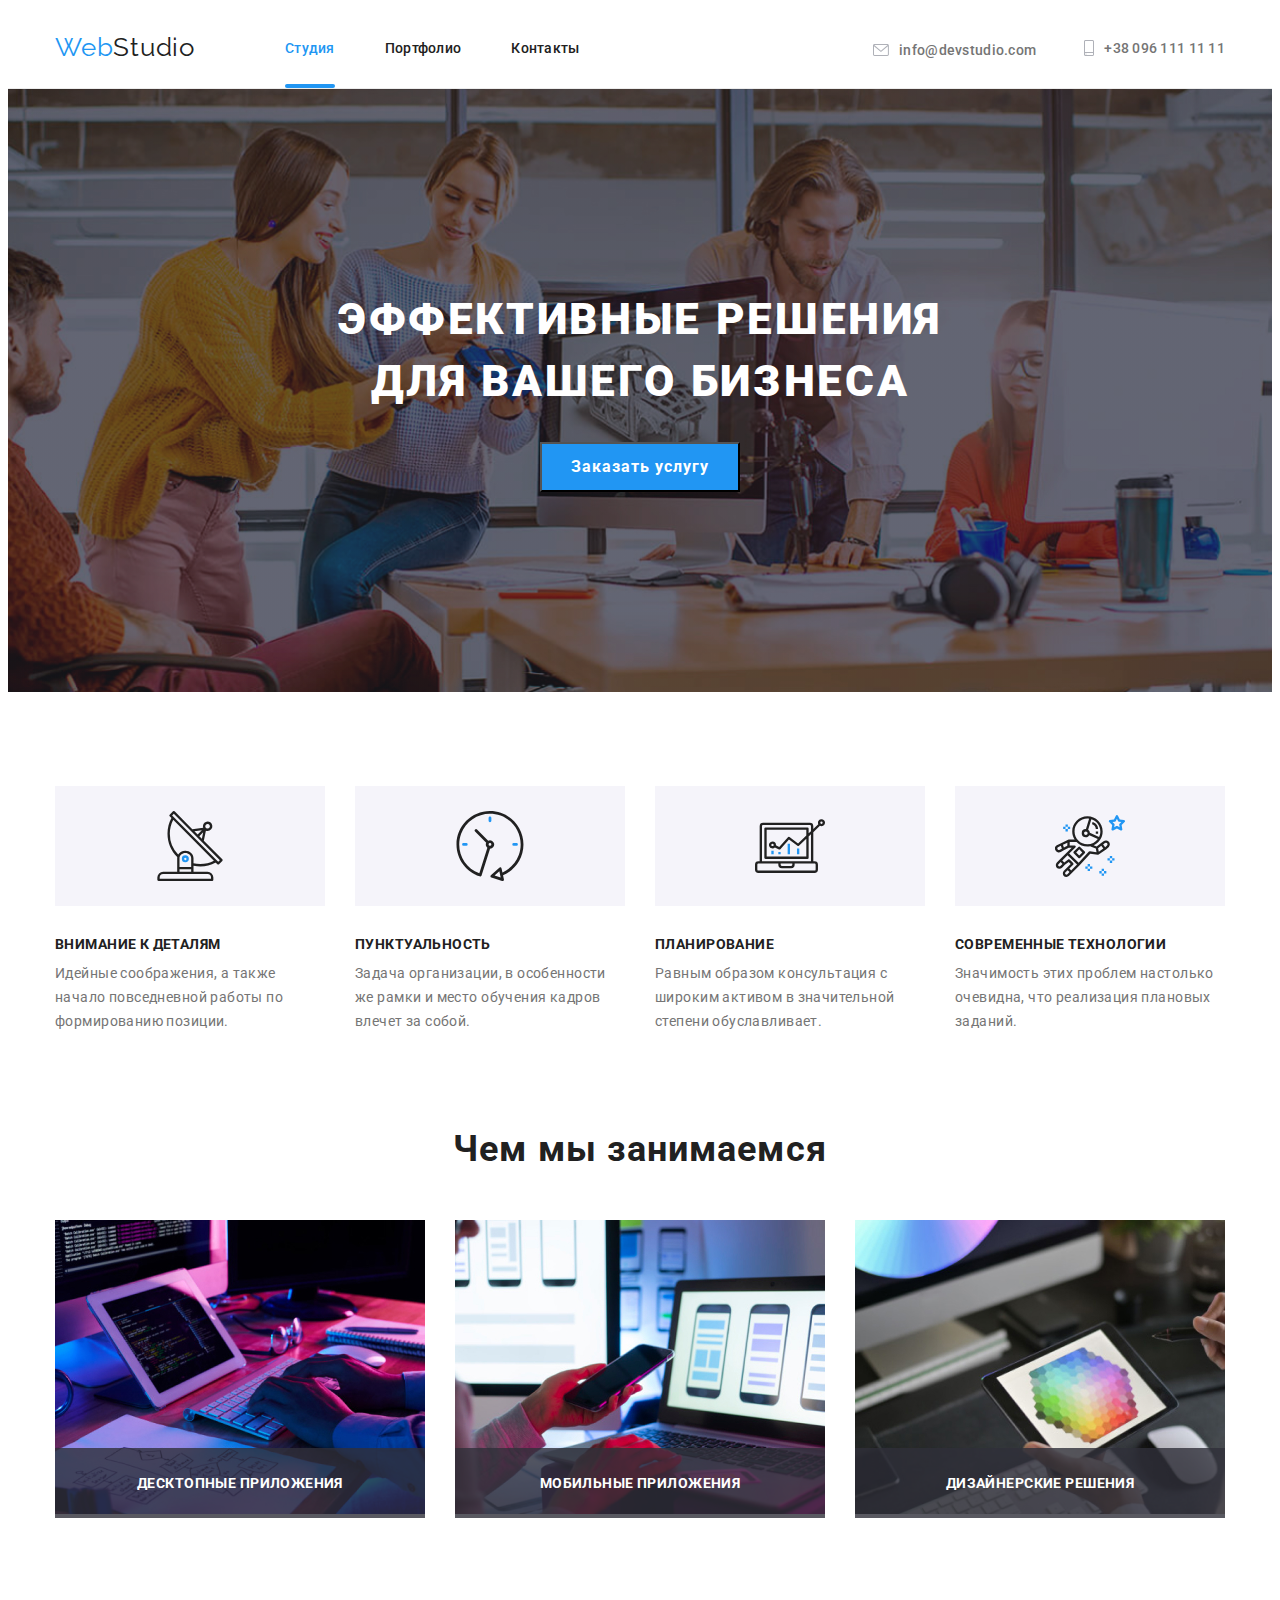
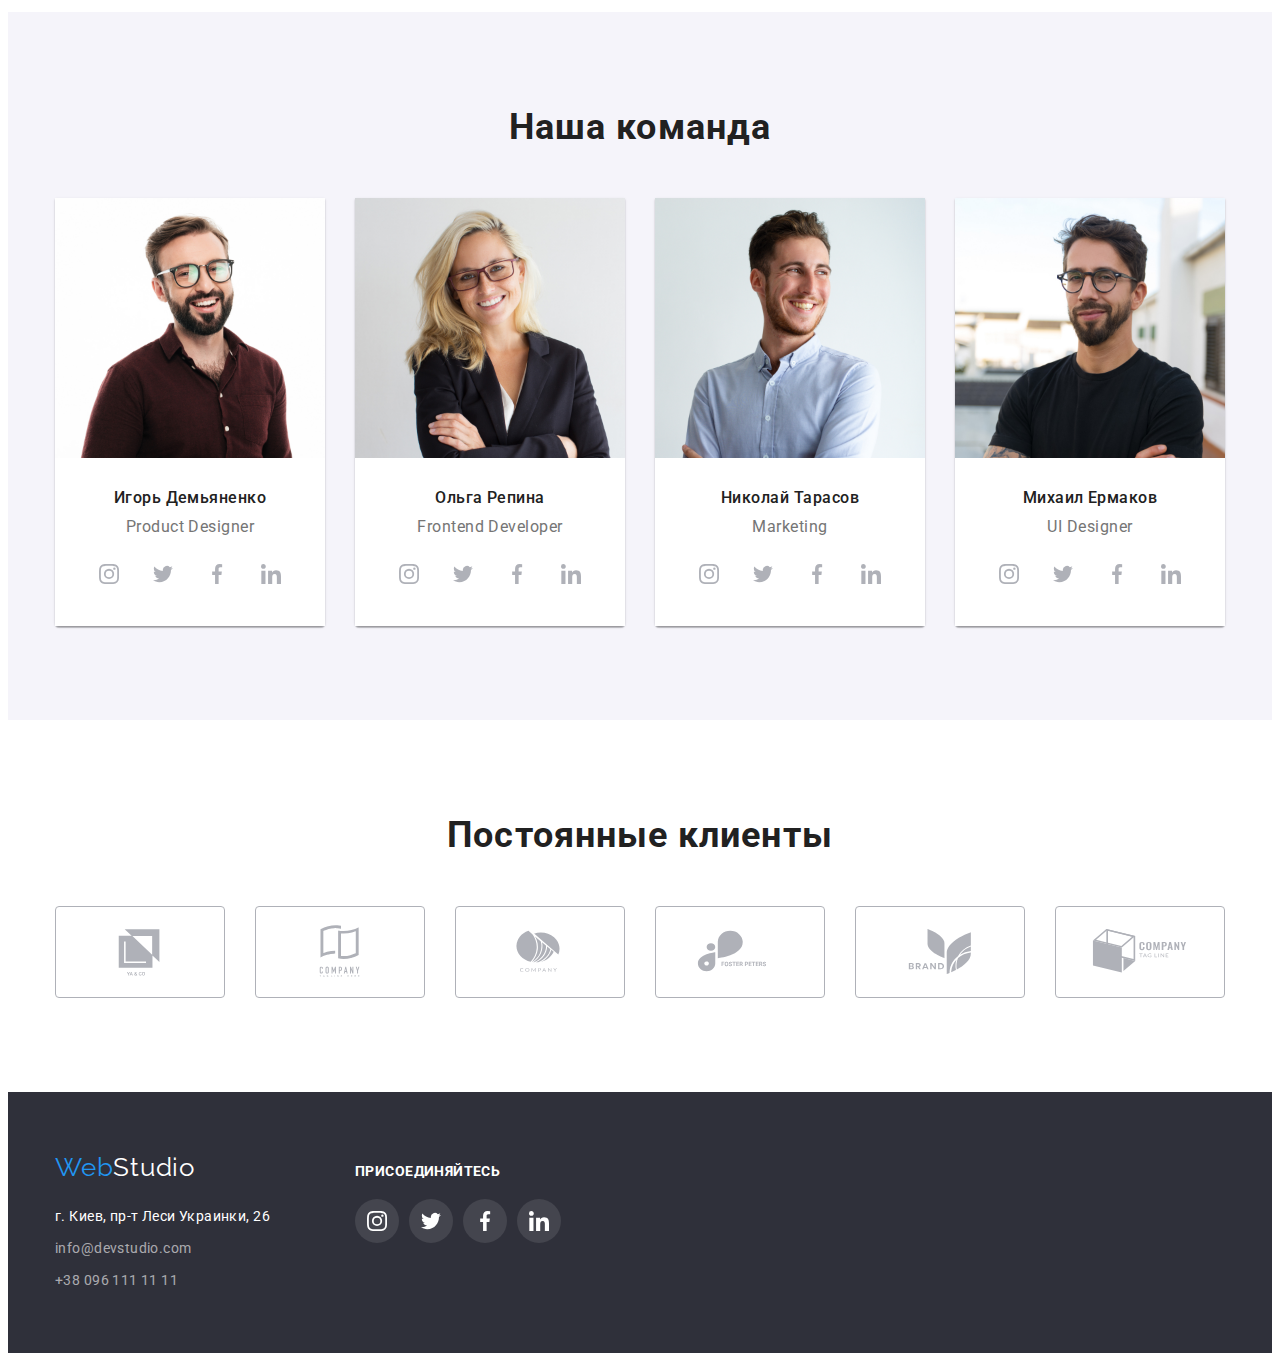
<file: index.html>
<!DOCTYPE html>
<html lang="ru">
<head>
    <meta charset="UTF-8">
    <meta http-equiv="X-UA-Compatible" content="IE=edge">
    <meta name="viewport" content="width=device-width, initial-scale=1.0">
    <title>Вебстудия</title>
    
    <link rel="preconnect" href="https://fonts.googleapis.com">
    <link rel="preconnect" href="https://fonts.gstatic.com" crossorigin>
    <link rel="stylesheet" href="https://cdnjs.cloudflare.com/ajax/libs/modern-normalize/1.1.0/modern-normalize.min.css"
        integrity="sha512-wpPYUAdjBVSE4KJnH1VR1HeZfpl1ub8YT/NKx4PuQ5NmX2tKuGu6U/JRp5y+Y8XG2tV+wKQpNHVUX03MfMFn9Q=="
        crossorigin="anonymous" referrerpolicy="no-referrer" />
    <link
        href="https://fonts.googleapis.com/css2?family=Raleway:wght@700&family=Roboto:wght@400;500;700;900&display=swap"
        rel="stylesheet">
    <link rel="stylesheet" href="./css/styles.css">
</head>

<body>
    <header class="header">
        <div class="container header-container">
            <nav class="nav">
                <a class="logo-link" href="./index.html" ><span class="span">Web</span>Studio</a>
                <ul class="site-nav">
                    <li class="nav-item"><a class="link link-current" href="./index.html" >Студия</a></li>
                    <li class="nav-item"><a class="link" href="./portfolio.html" >Портфолио</a></li>
                    <li class="nav-item"><a class="link" href="" >Контакты</a></li>
                </ul>
            </nav>
            <div class="contacts-nav">
                <a href="mailto:info@devstudio.com" class="link">
                    <svg class="svg-header" width="16" height="12">
                        <use href="./images/sprite.svg#icon-envelope"></use>
                    </svg>
                    info@devstudio.com
                </a>
                <a href="tel:+380961111111" class="link">
                    <svg class="svg-header" width="10" height="16">
                        <use href="./images/sprite.svg#icon-smartphone"></use>
                    </svg>
                    +38 096 111 11 11
                </a>
            </div>
        </div>
    </header>

    <main>
        <!-- Герой -->
        <section class="hero">
            <div class="container hero-container">
                <h1 class="hero-title">Эффективные решения для вашего бизнеса</h1>
                <button type="button" class="button-primary" data-modal-open>Заказать услугу</button>
            </div>
        </section>

        <!-- Особенности-->
        <section class="section features">
            <div class="container features-container">
                <!-- <h2 class="section-title">Особенности</h2> -->
                <ul class="features-list">
                    <li class="features-item">
                        <div class="features-icon">
                            <svg class="features-svg" width="70" height="70">
                                <use href="./images/sprite.svg#icon-antenna"></use>
                            </svg>
                        </div>
                        <h3 class="item-title">Внимание к деталям</h3>
                        <p class="item-text">Идейные соображения, а также начало повседневной работы по формированию позиции.</p>
                    </li>
                    <li class="features-item">
                        <div class="features-icon">
                            <svg class="features-svg" width="70" height="70">
                                <use href="./images/sprite.svg#icon-clock"></use>
                            </svg>
                        </div>
                        <h3 class="item-title">Пунктуальность</h3>
                        <p class="item-text">Задача организации, в особенности же рамки и место обучения кадров влечет за собой.</p>
                    </li>
                    <li class="features-item">
                        <div class="features-icon">
                            <svg class="features-svg" width="70" height="70">
                                <use href="./images/sprite.svg#icon-diagram"></use>
                            </svg>
                        </div>
                        <h3 class="item-title">Планирование</h3>
                        <p class="item-text">Равным образом консультация с широким активом в значительной степени обуславливает.</p>
                    </li>
                    <li class="features-item">
                        <div class="features-icon">
                            <svg class="features-svg" width="70" height="70">
                                <use href="./images/sprite.svg#icon-astronaut"></use>
                            </svg>
                        </div>
                        <h3 class="item-title">Современные технологии</h3>
                        <p class="item-text">Значимость этих проблем настолько очевидна, что реализация плановых заданий.</p>
                    </li>
                </ul>
            </div>
        </section>

        <!-- Чем мы занимаемся -->
        <section class="section works">
            <div class="container works-container">
                <h2 class="section-title">Чем мы занимаемся</h2>
                <ul class="works-list">
                    <li class="works-item">
                        <a class="works-item-link" href=""><img class="works-img" src="./images/box1.jpeg" alt="Планшет и клавиатура" width="370">
                            <div class="works-item-subblock">
                                <h3 class="works-item-title">Десктопные приложения</h3>
                            </div>
                        </a>
                    </li>
                    <li class="works-item">
                        <a class="works-item-link" href=""><img class="works-img" src="./images/box2.jpeg" alt="Ноутбук и телефон" width="370">
                            <div class="works-item-subblock">
                                <h3 class="works-item-title">Мобильные приложения</h3>
                            </div>
                        </a>
                    </li>
                    <li class="works-item">
                        <a class="works-item-link" href=""><img class="works-img" src="./images/box3.jpeg" alt="Планшет" width="370">
                            <div class="works-item-subblock">
                                <h3 class="works-item-title">Дизайнерские решения</h3>
                            </div>
                        </a>
                    </li>
                </ul>
            </div>
        </section>

        <!-- Наша команда -->
        <section class="section team">
            <div class="container team-container">
                <h2 class="section-title">Наша команда</h2>
                <ul class="team-list">
                    <li class="team-item">
                        <img class="team-img" src="./images/product_designer.jpeg" alt="Игорь Демьяненко, продакт-дизайнер" width="270">
                        <div class="img-footer">
                            <h3 class="name">Игорь Демьяненко</h3>
                            <p class="title">Product Designer</p>
                            <ul class="team-icons-list">
                                <li class="team-icons-item">
                                    <a class="team-icons-link" href="">
                                        <svg class="team-svg">
                                            <use href="./images/sprite.svg#icon-instagram"></use>
                                        </svg>
                                    </a>
                                </li>
                                <li class="team-icons-item">
                                    <a class="team-icons-link" href="">
                                        <svg class="team-svg" width="44" height="44">
                                            <use href="./images/sprite.svg#icon-twitter"></use>
                                        </svg>
                                    </a>
                                </li>
                                <li class="team-icons-item">
                                    <a class="team-icons-link" href="">
                                        <svg class="team-svg" width="44" height="44">
                                            <use href="./images/sprite.svg#icon-facebook"></use>
                                        </svg>
                                    </a>
                                </li>
                                <li class="team-icons-item">
                                    <a class="team-icons-link" href="">
                                        <svg class="team-svg" width="44" height="44">
                                            <use href="./images/sprite.svg#icon-linkedin"></use>
                                        </svg>
                                    </a>
                                </li>
                            </ul>
                        </div>
                    </li>
                    <li class="team-item">
                        <img class="team-img" src="./images/frontend_developer.jpeg" alt="Ольга Репина, фронтенд разработчик" width="270">
                        <div class="img-footer">
                            <h3 class="name">Ольга Репина</h3>
                            <p class="title">Frontend Developer</p>
                            <ul class="team-icons-list">
                                <li class="team-icons-item">
                                    <a class="team-icons-link" href="">
                                        <svg class="team-svg" width="44" height="44">
                                            <use href="./images/sprite.svg#icon-instagram"></use>
                                        </svg>
                                    </a>
                                </li>
                                <li class="team-icons-item">
                                    <a class="team-icons-link" href="">
                                        <svg class="team-svg" width="44" height="44">
                                            <use href="./images/sprite.svg#icon-twitter"></use>
                                        </svg>
                                    </a>
                                </li>
                                <li class="team-icons-item">
                                    <a class="team-icons-link" href="">
                                        <svg class="team-svg" width="44" height="44">
                                            <use href="./images/sprite.svg#icon-facebook"></use>
                                        </svg>
                                    </a>
                                </li>
                                <li class="team-icons-item">
                                    <a class="team-icons-link" href="">
                                        <svg class="team-svg" width="44" height="44">
                                            <use href="./images/sprite.svg#icon-linkedin"></use>
                                        </svg>
                                    </a>
                                </li>
                            </ul>
                        </div>
                    </li>
                    <li class="team-item">
                        <img class="team-img" src="./images/marketing.jpeg" alt="Николай Тарасов, маркетинг" width="270">
                        <div class="img-footer">
                            <h3 class="name">Николай Тарасов</h3>
                            <p class="title">Marketing</p>
                            <ul class="team-icons-list">
                                <li class="team-icons-item">
                                    <a class="team-icons-link" href="">
                                        <svg class="team-svg">
                                            <use href="./images/sprite.svg#icon-instagram"></use>
                                        </svg>
                                    </a>
                                </li>
                                <li class="team-icons-item">
                                    <a class="team-icons-link" href="">
                                        <svg class="team-svg">
                                            <use href="./images/sprite.svg#icon-twitter"></use>
                                        </svg>
                                    </a>
                                </li>
                                <li class="team-icons-item">
                                    <a class="team-icons-link" href="">
                                        <svg class="team-svg">
                                            <use href="./images/sprite.svg#icon-facebook"></use>
                                        </svg>
                                    </a>
                                </li>
                                <li class="team-icons-item">
                                    <a class="team-icons-link" href="">
                                        <svg class="team-svg">
                                            <use href="./images/sprite.svg#icon-linkedin"></use>
                                        </svg>
                                    </a>
                                </li>
                            </ul>
                        </div>
                    </li>
                    <li class="team-item">
                        <img class="team-img" src="./images/ui_designer.jpeg" alt="Михаил Ермаков, дизайнер интерфейса" width="270">
                        <div class="img-footer">
                            <h3 class="name">Михаил Ермаков</h3>
                            <p class="title">UI Designer</p>
                            <ul class="team-icons-list">
                                <li class="team-icons-item">
                                    <a class="team-icons-link" href="">
                                        <svg class="team-svg">
                                            <use href="./images/sprite.svg#icon-instagram"></use>
                                        </svg>
                                    </a>
                                </li>
                                <li class="team-icons-item">
                                    <a class="team-icons-link" href="">
                                        <svg class="team-svg">
                                            <use href="./images/sprite.svg#icon-twitter"></use>
                                        </svg>
                                    </a>
                                </li>
                                <li class="team-icons-item">
                                    <a class="team-icons-link" href="">
                                        <svg class="team-svg">
                                            <use href="./images/sprite.svg#icon-facebook"></use>
                                        </svg>
                                    </a>
                                </li>
                                <li class="team-icons-item">
                                    <a class="team-icons-link" href="">
                                        <svg class="team-svg">
                                            <use href="./images/sprite.svg#icon-linkedin"></use>
                                        </svg>
                                    </a>
                                </li>
                            </ul>
                        </div>
                    </li>
                </ul>
            </div>
        </section>

        <!-- Постоянные клиенты -->
        <section class="section clients">
            <div class="container clients-container">
                <h2 class="section-title">Постоянные клиенты</h2>
                <ul class="clients-list">
                    <li class="clients-icons-item">
                        <a class="clients-icons-link" href="">
                            <svg class="clients-svg">
                                <use href="./images/sprite.svg#icon-logo-1"></use>
                            </svg>
                        </a>
                    </li>
                    <li class="clients-icons-item">
                        <a class="clients-icons-link" href="">
                            <svg class="clients-svg">
                                <use href="./images/sprite.svg#icon-logo-2"></use>
                            </svg>
                        </a>
                    </li>
                    <li class="clients-icons-item">
                        <a class="clients-icons-link" href="">
                            <svg class="clients-svg">
                                <use href="./images/sprite.svg#icon-logo-3"></use>
                            </svg>
                        </a>
                    </li>
                    <li class="clients-icons-item">
                        <a class="clients-icons-link" href="">
                            <svg class="clients-svg">
                                <use href="./images/sprite.svg#icon-logo-4"></use>
                            </svg>
                        </a>
                    </li>
                    <li class="clients-icons-item">
                        <a class="clients-icons-link" href="">
                            <svg class="clients-svg">
                                <use href="./images/sprite.svg#icon-logo-5"></use>
                            </svg>
                        </a>
                    </li>
                    <li class="clients-icons-item">
                        <a class="clients-icons-link" href="">
                            <svg class="clients-svg">
                                <use href="./images/sprite.svg#icon-logo-6"></use>
                            </svg>
                        </a>
                    </li>
                </ul>
            </div>
        </section>
    </main>

    <footer class="footer">
        <div class="container footer-container">
            <div class="left-footer">
                <a class="logo-link" href="./index.html"><span class="span">Web</span><span class="span-footer">Studio</span></a>
                <address class="address">г. Киев, пр-т Леси Украинки, 26</address>
                <a class="contacts" href="mailto:info@devstudio.com">info@devstudio.com</a>
                <a class="contacts" href="tel:+380961111111">+38 096 111 11 11</a>
            </div>
            <div class="right-footer">
                <h2 class="right-footer-text">присоединяйтесь</h2>
                <ul class="footer-icons-list">
                    <li class="footer-icons-item">
                        <a class="footer-icons-link" href="">
                            <svg class="footer-svg">
                                <use href="./images/sprite.svg#icon-instagram"></use>
                            </svg>
                        </a>
                    </li>
                    <li class="footer-icons-item">
                        <a class="footer-icons-link" href="">
                            <svg class="footer-svg">
                                <use href="./images/sprite.svg#icon-twitter"></use>
                            </svg>
                        </a>
                    </li>
                    <li class="footer-icons-item">
                        <a class="footer-icons-link" href="">
                            <svg class="footer-svg">
                                <use href="./images/sprite.svg#icon-facebook"></use>
                            </svg>
                        </a>
                    </li>
                    <li class="footer-icons-item">
                        <a class="footer-icons-link" href="">
                            <svg class="footer-svg">
                                <use href="./images/sprite.svg#icon-linkedin"></use>
                            </svg>
                        </a>
                    </li>
                </ul>
            </div>
        </div>
    </footer>

    <div class="backdrop is-hidden" data-modal>
        <div class="modal">
            <button type="button" class="close-btn" data-modal-close>
                <svg class="close-svg">
                    <use href="./images/sprite.svg#icon-close-icon"></use>
                </svg>
            </button>
        </div>
    </div>

    <script src="./js/modal.js"></script>
</body>
</html>
</file>
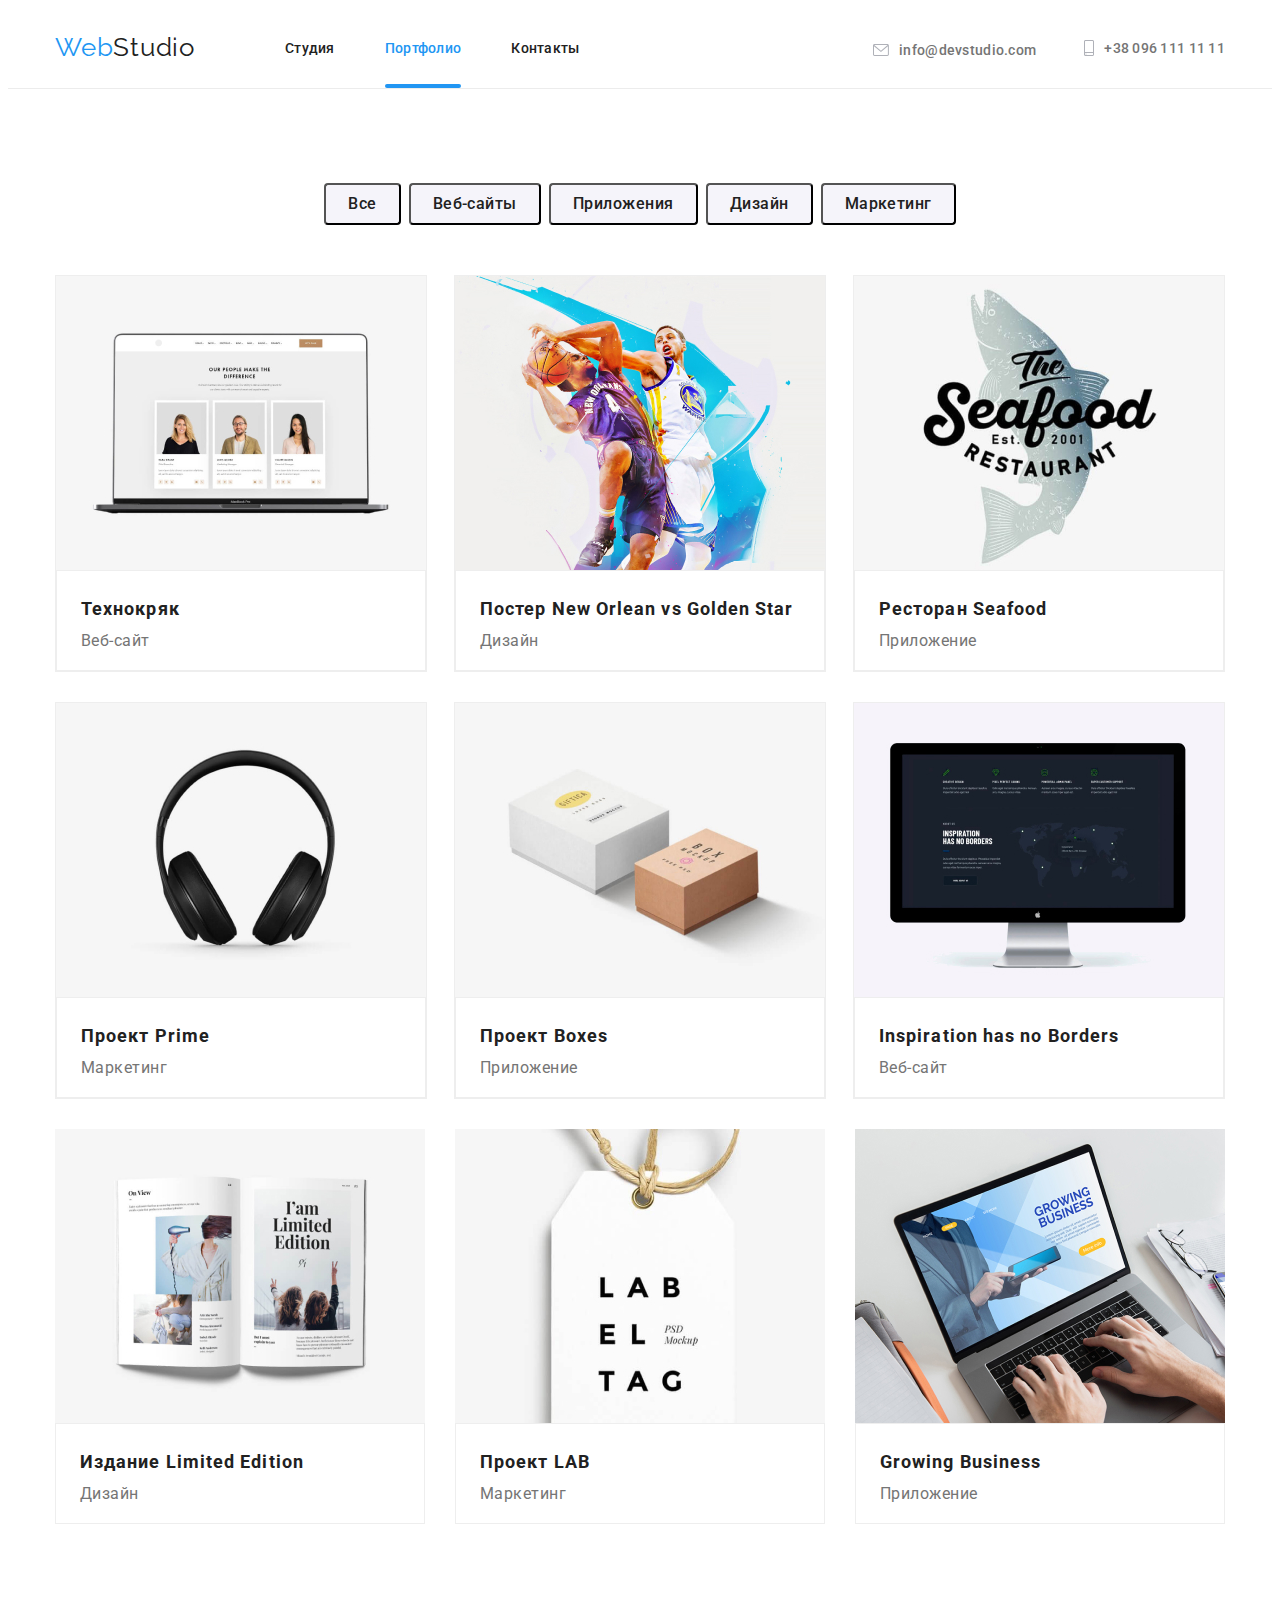
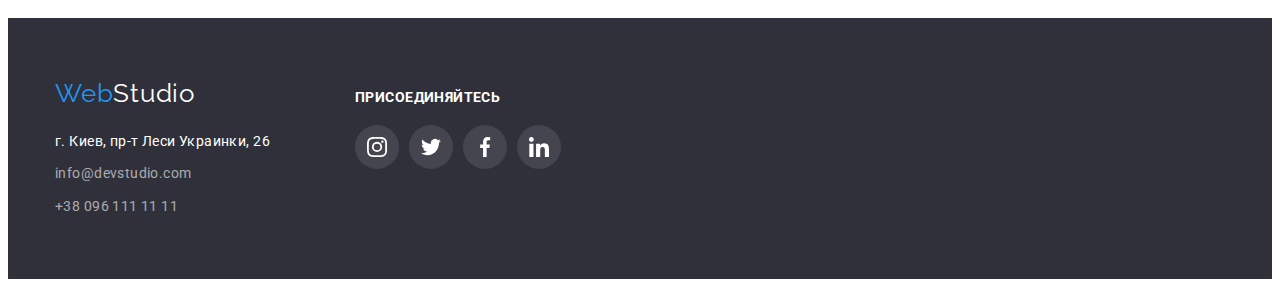
<file: portfolio.html>
<!DOCTYPE html>
<html lang="ru">
<head>
    <meta charset="UTF-8">
    <meta http-equiv="X-UA-Compatible" content="IE=edge">
    <meta name="viewport" content="width=device-width, initial-scale=1.0">
    <title>Вебстудия</title>
    <link rel="preconnect" href="https://fonts.googleapis.com">
    <link rel="preconnect" href="https://fonts.gstatic.com" crossorigin>
    <link rel="stylesheet" href="https://cdnjs.cloudflare.com/ajax/libs/modern-normalize/1.1.0/modern-normalize.min.css"
        integrity="sha512-wpPYUAdjBVSE4KJnH1VR1HeZfpl1ub8YT/NKx4PuQ5NmX2tKuGu6U/JRp5y+Y8XG2tV+wKQpNHVUX03MfMFn9Q=="
        crossorigin="anonymous" referrerpolicy="no-referrer" />
    <link
        href="https://fonts.googleapis.com/css2?family=Raleway:wght@700&family=Roboto:wght@400;500;700;900&display=swap"
        rel="stylesheet">
    <link rel="stylesheet" href="./css/styles.css">
</head>

<body>
    <header class="header">
        <div class="container header-container">
            <nav class="nav">
                <a class="logo-link" href="./index.html" ><span class="span">Web</span>Studio</a>
                <ul class="site-nav">
                    <li class="nav-item"><a href="./index.html" class="link">Студия</a></li>
                    <li class="nav-item"><a href="./portfolio.html" class="link-current">Портфолио</a></li>
                    <li class="nav-item"><a href="" class="link">Контакты</a></li>
                </ul>
            </nav>
            <div class="contacts-nav">
                <a href="mailto:info@devstudio.com" class="link">
                    <svg class="svg-header" width="16" height="12">
                        <use href="./images/sprite.svg#icon-envelope"></use>
                    </svg>
                    info@devstudio.com
                </a>
                <a href="tel:+380961111111" class="link">
                    <svg class="svg-header" width="10" height="16">
                        <use href="./images/sprite.svg#icon-smartphone"></use>
                    </svg>
                    +38 096 111 11 11
                </a>
            </div>
        </div>
    </header>

    <main>
        <section class="section portfolio">
            <div class="container portfolio-container">
            <!-- <h1 class="section-title">Портфолио</h1> скрыть стилями!!! -->
                <ul class="filter-list">
                    <li class="filter-item">
                        <button type="button" class="item-button">Все</button>
                    </li>
                    <li class="filter-item">
                        <button type="button" class="item-button">Веб-сайты</button>
                    </li>
                    <li class="filter-item">
                        <button type="button" class="item-button">Приложения</button>
                    </li>
                    <li class="filter-item">
                        <button type="button" class="item-button">Дизайн</button>
                    </li>
                    <li class="filter-item">
                        <button type="button" class="item-button">Маркетинг</button>
                    </li>
                </ul>

                <ul class="portfolio-list">
                    <li class="card">
                        <a href="" class="card-link">
                            <div class="card-img">
                                <img class="img" src="./images/technokriak.jpeg" alt="Экран ноутбука" width="370">
                            </div>
                            <div class="card-footer">
                                <h3 class="card-title">Технокряк</h3>
                                <p class="card-text">Веб-сайт</p>
                            </div>
                        </a>
                    </li>
                    <li class="card">
                        <a href="" class="card-link">
                            <div class="card-img">
                                <img class="img" src="./images/poster.jpeg" alt="Баскетболисты" width="370">
                            </div> 
                            <div class="card-footer">
                                <h3 class="card-title">Постер New Orlean vs Golden Star</h3>
                                <p class="card-text">Дизайн</p>
                            </div>
                        </a>
                    </li>
                    <li class="card">
                        <a href="" class="card-link">
                            <div class="card-img">
                                <img class="img" src="./images/restaurant.jpeg" alt="Логотип ресторана" width="370">
                            </div>
                            <div class="card-footer">
                                <h3 class="card-title">Ресторан Seafood</h3>
                                <p class="card-text">Приложение</p>
                            </div>
                        </a>
                    </li>
                    <li class="card">
                        <a href="" class="card-link">
                            <div class="card-img">
                                <img class="img" src="./images/project-prime.jpeg" alt="Наушники" width="370">
                            </div>
                            <div class="card-footer">
                                <h3 class="card-title">Проект Prime</h3>
                                <p class="card-text">Маркетинг</p>
                            </div>
                        </a>
                    </li>
                    <li class="card">
                        <a href="" class="card-link">
                            <div class="card-img">
                                <img class="img" src="./images/project-boxes.jpeg" alt="Коробки" width="370">
                            </div>
                            <div class="card-footer">
                                <h3 class="card-title">Проект Boxes</h3>
                                <p class="card-text">Приложение</p>
                            </div>
                        </a>
                    </li>
                    <li class="card">
                        <a href="" class="card-link">
                            <div class="card-img">
                                <img class="img" src="./images/inspiration.jpeg" alt="imac" width="370">
                            </div>
                            <div class="card-footer">
                                <h3 class="card-title">Inspiration has no Borders</h3>
                                <p class="card-text">Веб-сайт</p>
                            </div>
                        </a>
                    </li>
                    <li class="last-card">
                        <a href="" class="card-link">
                            <div class="card-img">
                                <img class="img" src="./images/limited-edition.jpeg" alt="Журнал" width="370">
                            </div>
                            <div class="card-footer">
                                <h3 class="card-title">Издание Limited Edition</h3>
                                <p class="card-text">Дизайн</p>
                            </div>
                        </a>
                    </li>
                    <li class="last-card">
                        <a href="" class="card-link">
                            <div class="card-img">
                                <img class="img" src="./images/project-lab.jpeg" alt="Бирка" width="370">
                            </div>
                            <div class="card-footer">
                                <h3 class="card-title">Проект LAB</h3>
                                <p class="card-text">Маркетинг</p>
                            </div>
                        </a>
                    </li>
                    <li class="last-card">
                        <a href="" class="card-link">
                            <div class="card-img">
                                <img class="img" src="./images/business.jpeg" alt="Руки на ноутбуке" width="370">
                            </div>
                            <div class="card-footer">
                                <h3 class="card-title">Growing Business</h3>
                                <p class="card-text">Приложение</p>
                            </div>
                        </a>
                    </li>
                </ul>
            </div>
        </section>     
    </main>

    <footer class="footer">
        <div class="container footer-container">
            <div class="left-footer">
                <a class="logo-link" href="./index.html"><span class="span">Web</span><span
                        class="span-footer">Studio</span></a>
                <address class="address">г. Киев, пр-т Леси Украинки, 26</address>
                <a class="contacts" href="mailto:info@devstudio.com">info@devstudio.com</a>
                <a class="contacts" href="tel:+380961111111">+38 096 111 11 11</a>
            </div>
            <div class="right-footer">
                <h2 class="right-footer-text">присоединяйтесь</h2>
                <ul class="footer-icons-list">
                    <li class="footer-icons-item">
                        <a class="footer-icons-link" href="">
                            <svg class="footer-svg">
                                <use href="./images/sprite.svg#icon-instagram"></use>
                            </svg>
                        </a>
                    </li>
                    <li class="footer-icons-item">
                        <a class="footer-icons-link" href="">
                            <svg class="footer-svg">
                                <use href="./images/sprite.svg#icon-twitter"></use>
                            </svg>
                        </a>
                    </li>
                    <li class="footer-icons-item">
                        <a class="footer-icons-link" href="">
                            <svg class="footer-svg">
                                <use href="./images/sprite.svg#icon-facebook"></use>
                            </svg>
                        </a>
                    </li>
                    <li class="footer-icons-item">
                        <a class="footer-icons-link" href="">
                            <svg class="footer-svg">
                                <use href="./images/sprite.svg#icon-linkedin"></use>
                            </svg>
                        </a>
                    </li>
                </ul>
            </div>
        </div>
    </footer>

    <script src="./js/modal.js"></script>
</body>
</html>
</file>
<file: css/styles.css>
/*  
    основной цвет #212121 
    дополнительныe цвета:
        p - #757575 
        h1 - #FFFFFF 
        hero and footer bg color - #2F303A
        button bg color - #F5F4FA
        icon-color #AFB1B8
    акцент #2196F3 
*/

:root {
    --primary-text-color: #212121;
    --p-text-color: #757575;
    --white-text-color: #FFFFFF;
    --button-bg-color: #F5F4FA;
    --team-section-bg-color: #F5F4FA;
    --accent-color: #2196F3;
    --hero-and-footer-bg-color: #2F303A;
    --icon-color: #AFB1B8;
    --footer-bg-icon-color: #44454E;
    --portfolio-card-border-color: #EEEEEE;
}

*,
*::before,
*::after {
    box-sizing: border-box;
}

body {
    font-family: 'Roboto', sans-serif;
    color: var(--primary-text-color);
}

/* =========== COMMON STYLES ========== */

p,
h1,
h2,
h3,
h4,
h5,
h6,
ul {
    margin: 0;
    padding: 0;
}

.container {
    width: 1200px;
    padding-left: 15px;
    padding-right: 15px;
    margin-left: auto;
    margin-right: auto;
}

/* ================= HEADER ================*/

.header {
    border-bottom: 1px solid #ECECEC;
}

.header-container {
    display: flex;
    justify-content: space-between;
    padding-top: 0;
    padding-bottom: 0;
    height: 80px;
}

.nav {
    display: flex;
    height: 100%;
}

/* ---- ЛОГОТИП ---- */
.logo-link {
    display: flex;
    align-items: center;

    color: var(--primary-text-color);
    font-family: Raleway;
    font-size: 26px;
    line-height: 1.2;
    letter-spacing: 0.03em;
    text-decoration: none;
    margin-right: 90px;
    height: 100%;
}

.logo-link .span {
    display: flex;
    align-items: center;
    color: var(--accent-color);
    height: 100%;
}

/* -------------- НАВИГАЦИЯ ------------- */

.site-nav {
    display: flex;

    height: 100%;
    font-weight: 500;
    font-size: 14px;
    line-height: 1.15;
    letter-spacing: 0.02em;
    list-style: none;
}

.nav-item {
    height: 100%;
}

.site-nav .link,
.site-nav .link-current {
    display: flex;
    align-items: center;

    height: 100%;
    color: var(--primary-text-color);
    text-decoration: none;

    transition-duration: 250ms;
    transition-timing-function: cubic-bezier(0.4, 0, 0.2, 1);
}

.site-nav .link-current {
    position: relative;
    color: var(--accent-color);
}

.site-nav .link-current::after {
    display: block;
    position: absolute;
    bottom: 0;

    content: '';
    width: 100%;
    height: 4px;
    background: #2196F3;
    border-radius: 2px;
}

/* ------- БЛОК КОНТАКТОВ ------- */
.contacts-nav {
    display: flex;
    align-items: baseline;
    height: 80px;
}

.contacts-nav .link {
    display: flex;
    align-items: center;
    height: 100%;
    color: var(--p-text-color);
    font-weight: 500;
    font-size: 14px;
    line-height: 16px;
    letter-spacing: 0.02em;
    text-decoration: none;

    transition-duration: 250ms;
    transition-timing-function: cubic-bezier(0.4, 0, 0.2, 1);
}

.svg-header {
    margin-right: 10px;
    fill: var(--icon-color);
    transition-duration: 250ms;
    transition-timing-function: cubic-bezier(0.4, 0, 0.2, 1);
}

.nav-item:not(:last-child) {
    margin-right: 50px;
}

.contacts-nav .link:not(:last-child) {
    margin-right: 48px;
}

/* .contacts-nav .link {
    transition-duration: 250ms;
    transition-timing-function: cubic-bezier(0.4, 0, 0.2, 1);
} */

/* - ЭФФЕКТЫ ИНТЕРАКТИВНЫХ ЭЛЕМЕНТОВ ШАПКИ - */
.site-nav .link:hover,
.site-nav .link:focus,
.contacts-nav .link:hover,
.contacts-nav .link:focus {
    color: var(--accent-color);
    
}

.contacts-nav .link:hover .svg-header,
.contacts-nav .link:focus .svg-header {
    fill: currentColor;
}

/* =========== К О Н Т Е Н Т =========== */
 /* -------- ГЕРОЙ -------- */
.hero {
    background-color: var(--hero-and-footer-bg-color);
    max-width: 1600px;
    margin: 0 auto;
    background-image: linear-gradient(to bottom, rgba(47, 48, 58, 0.4), rgba(47, 48, 58, 0.4)), url(../images/hero-bg-img.jpeg);
    background-position: center;
    background-size: cover;
}

.hero-container {
    display: flex;
    flex-direction: column;
    justify-content: center;
    padding-top: 200px;
    padding-bottom: 200px;
}

/* ЗАГОЛОВОК ГЕРОЯ */
.hero-title {
    font-weight: 900;
    font-size: 44px;
    line-height: 1.4;
    text-align: center;
    letter-spacing: 0.06em;
    text-transform: uppercase;
    color: var(--white-text-color);
    margin: 0 auto;
    margin-bottom: 30px;
    max-width: 696px;
}

/* КНОПКА ГЕРОЯ */
.button-primary {
    font-family: Roboto;
    font-weight: bold;
    font-size: 16px;
    line-height: 1.9;
    letter-spacing: 0.06em;
    width: 200px;
    height: 50px;
    color: var(--white-text-color);
    background-color: var(--accent-color);
    cursor: pointer;
    display: block;
    margin: 0 auto;
}

/* -------- СЕКЦИИ -------- */

.section {
    padding-top: 94px;
    padding-bottom: 94px;
}

/* ЗАГОЛОВКИ СЕКЦИЙ */
.section-title {
    font-size: 36px;
    line-height: 1.17;
    text-align: center;
    letter-spacing: 0.03em;
}

/* ============ MAIN ============= */

/* --- СЕКЦИЯ "ОСОБЕННОСТИ" --- */

.features-list {
    list-style: none;
    display: flex;
    justify-content: space-between;
    /* outline: 5px dotted red; */
}

.features-item {
    width: 270px;
}

.features-icon {
    display: flex;
    width: 270px;
    height: 120px;
    justify-content: center;
    align-items: center;
    background-color: var(--team-section-bg-color);
    margin-bottom: 30px;
}

.features-list .item-title {
    font-size: 14px;
    line-height: 1.15;
    letter-spacing: 0.03em;
    text-transform: uppercase;
    margin-bottom: 10px;
}

.features-list .item-text {
    font-size: 14px;
    line-height: 1.7;
    letter-spacing: 0.03em;
    color: var(--p-text-color);
}

/* --- СЕКЦИЯ "ЧЕМ МЫ ЗАНИМАЕМСЯ" --- */

.works {
    padding-top: 0;
}

.works-list {
    list-style: none;
    display: flex;
    justify-content: center;
    margin-top: 50px;
}

/* .works-item {
    position: relative;
} */

.works-item:not(:last-child) {
    /* position: relative; */
    margin-right: 30px;
}

.works-item-link{
    position: relative;
    text-decoration: none;
}

/* .works-img {
    display: flex;
} */

.works-item-subblock {
    position: absolute;
    width: 100%;
    bottom: 0;
    padding-top: 27px;
    padding-bottom: 27px;
    background-color: rgba(47, 48, 58, 0.8);
    /* z-index: 1; */
}

.works-item-title {
    font-size: 14px;
    line-height: 16px;
    text-align: center;
    letter-spacing: 0.03em;
    text-transform: uppercase;

    color: var(--white-text-color);
}

/* --- СЕКЦИЯ "НАША КОМАНДА" --- */

.team {
    background-color: var(--team-section-bg-color);
}

.team-list {
    list-style: none;
    display: flex;
    margin-top: 50px;
}

.team-item {
    box-shadow: 0px 1px 3px rgba(0, 0, 0, 0.12), 0px 1px 1px rgba(0, 0, 0, 0.14), 0px 2px 1px rgba(0, 0, 0, 0.2);
    border-radius: 0px 0px 4px 4px;
}

.team-item:not(:last-child) {
    margin-right: 30px;
}

.team-img {
    display: block;
}

.img-footer {
    display: flex;
    flex-direction: column;
    padding-top: 30px;
    padding-bottom: 30px;
    background-color: var(--white-text-color);
}

.team-list .name {
    font-weight: 500;
    font-size: 16px;
    line-height: 1.2;
    text-align: center;
    letter-spacing: 0.03em;
    color: var(--primary-text-color);
    margin-bottom: 10px;
}

.team-list .title {
    font-size: 16px;
    line-height: 1.2;
    text-align: center;
    letter-spacing: 0.03em;
    color: var(--p-text-color);
}

.team-icons-list {
    display: flex;
    list-style: none;
    justify-content: center;
    margin-top: 16px;
}

.team-icons-item:not(:last-child) {
    margin-right: 10px;
}

.team-icons-link {
    display: flex;
    width: 44px;
    height: 44px;
    border-radius: 50%;
    padding: 12px;
    justify-content: center;

    transition-duration: 250ms;
    transition-timing-function: cubic-bezier(0.4, 0, 0.2, 1);
}

.team-svg {
    width: 20px;
    height: 20px;
    fill: var(--icon-color);
    transition-duration: 250ms;
    transition-timing-function: cubic-bezier(0.4, 0, 0.2, 1);
}

.team-icons-link:hover,
.team-icons-link:focus {
    background-color: var(--accent-color);
}

.team-icons-link:hover .team-svg,
.team-icons-link:focus .team-svg {
    fill: var(--white-text-color);
}

/* --- СЕКЦИЯ "ПОСТОЯННЫЕ КЛИЕНТЫ" --- */

.clients-list {
    display: flex;
    justify-content: center;
    list-style: none;
    margin-top: 50px;
}

.clients-icons-item:not(:last-child) {
    margin-right: 30px;
}

.clients-icons-link {
    display: flex;
    justify-content: center;
    align-items: center;
    width: 170px;
    height: 92px;
    border: 1px solid #AFB1B8;
    box-sizing: border-box;
    border-radius: 4px;
    transition-duration: 250ms;
    transition-timing-function: cubic-bezier(0.4, 0, 0.2, 1);
}

.clients-svg {
    width: 106px;
    height: 60px;
    fill: var(--icon-color);
    transition-duration: 250ms;
    transition-timing-function: cubic-bezier(0.4, 0, 0.2, 1);
}

.clients-icons-link:hover,
.clients-icons-link:focus {
    border: 1px solid var(--accent-color);
}

.clients-icons-link:hover .clients-svg,
.clients-icons-link:focus .clients-svg {
    fill: var(--accent-color);
}

/* ================== FOOTER ===================== */

.footer {
    background-color: var(--hero-and-footer-bg-color);
    padding-top: 60px;
    padding-bottom: 60px;
}

.footer-container {
    display: flex;
    align-items: baseline;
}
.left-footer {
    margin-right: 70px;
}

/* ЛОГО ФУТЕРА "Studio" */
.span-footer {
    color: var(--white-text-color);
}

.address {
    font-style: normal;
    font-size: 14px;
    line-height: 24px;
    letter-spacing: 0.03em;
    color: var(--white-text-color);
    margin-top: 20px;
    margin-bottom: 9px;
}

.contacts {
    font-size: 14px;
    line-height: 1.7;
    letter-spacing: 0.03em;
    color: rgba(255, 255, 255, 0.6);
    text-decoration: none;
    display: block;
}

.contacts:not(:last-child) {
    margin-bottom: 9px;
}

.contacts:hover,
.contacts:focus {
    color: var(--accent-color);
}

.right-footer-text {
    font-size: 14px;
    line-height: 1.15;
    letter-spacing: 0.03em;
    text-transform: uppercase;
    color: var(--white-text-color);
}

.footer-icons-list {
    display: flex;
    list-style: none;
    justify-content: center;
    margin-top: 20px;
}

.footer-icons-item:not(:last-child) {
    margin-right: 10px;
}

.footer-icons-link {
    display: flex;
    width: 44px;
    height: 44px;
    border-radius: 50%;
    padding: 12px;
    justify-content: center;
    background-color: var(--footer-bg-icon-color);
    transition-duration: 250ms;
    transition-timing-function: cubic-bezier(0.4, 0, 0.2, 1);
}

.footer-svg {
    width: 20px;
    height: 20px;
    fill: var(--white-text-color);
}

.footer-icons-link:hover,
.footer-icons-link:focus {
    background-color: var(--accent-color);
}

/*  ============== MODAL ============== */

.backdrop {
    position: fixed;
    width: 100vw;
    height: 100vh;
    top: 0;
    background-color: rgba(0, 0, 0, 0.2);
    opacity: 1;
    /* transition-duration: 1000ms;
    transition-timing-function: cubic-bezier(0.4, 0, 0.2, 1);
    transition: opacity; */
}

.modal {
    position: absolute;
    width: 580px;
    min-height: 528px;
    background-color: var(--button-bg-color);
    box-shadow: 0px 1px 3px rgba(0, 0, 0, 0.12), 0px 1px 1px rgba(0, 0, 0, 0.14), 0px 2px 1px rgba(0, 0, 0, 0.2);
    border-radius: 4px;
    top: 50%;
    left: 50%;
    transform: translate(-50%, -50%);
}

.close-btn {
    position: absolute;
    display: flex;
    justify-content: center;
    align-items: center;
    top: 8px;
    right: 8px;
    width: 30px;
    height: 30px;
    border-radius: 50%;
}

.close-svg {
    width: 18px;
    height: 18px;
    position: absolute;
}

.is-hidden {
    visibility: hidden;
    opacity: 0;
    pointer-events: none;
}

/* =============== PORTFOLIO ============== */

/* -- ФИЛЬТР -- */
.filter-list {
    list-style: none;
    display: flex;
    justify-content: center;
    margin-bottom: 50px;
}

.filter-item:not(:last-child) {
    margin-right: 8px;
}

.filter-list .item-button {
    font-family: Roboto;
    font-weight: 500;
    font-size: 16px;
    line-height: 1.6;
    text-align: center;
    letter-spacing: 0.03em;
    color: var(--primary-text-color);
    background-color: var(--button-bg-color);
    cursor: pointer;
    padding: 6px 22px;
    border-radius: 4px;

    transition-duration: 250ms;
    transition-timing-function: cubic-bezier(0.4, 0, 0.2, 1);
}

.filter-list .item-button:hover, 
.filter-list .item-button:focus {
    color: var(--white-text-color);
    background-color: var(--accent-color);
    box-shadow: 0px 3px 1px rgba(0, 0, 0, 0.1), 0px 1px 2px rgba(0, 0, 0, 0.08), 0px 2px 2px rgba(0, 0, 0, 0.12);
}

/* -- КАРТОЧКИ -- */

.portfolio-list {
    list-style: none;
    display: flex;
    flex-wrap: wrap;
    justify-content: space-between;
}

.card {
    position: relative;
    margin-bottom: 30px;
    border: 1px solid var(--portfolio-card-border-color);
}


.card-link {
    text-decoration: none;
    display: block;
}

.card-img {
    position: relative;
    display: block;
    overflow: hidden;
}

.card-img::before {
    display: inline-block;
    position: absolute;
    content: 'Технокряк это современная площадка распространения коронавируса. Компании используют эту платформу для цифрового шпионажа и атак на защищённые сервера конкурентов.';
    width: 100%;
    height: 100%;
    top: 100%;
    right: 0;
    transition: top 300ms linear;
    transition-duration: 250ms;
    transition-timing-function: cubic-bezier(0.4, 0, 0.2, 1);
    transition-property: top;
    background-color: rgba(33, 150, 243, 0.9);
    font-size: 18px;
    line-height: 1.56;
    letter-spacing: 0.03em;
    padding: 63px 24px;
    color: #FFFFFF;
}

.card-img .img {
    display: block;
}

.card-link:hover,
.card-link:hover .card-img::before {
    box-shadow: 0px 1px 1px rgba(0, 0, 0, 0.12), 0px 4px 4px rgba(0, 0, 0, 0.06), 1px 4px 6px rgba(0, 0, 0, 0.16);
    top: 0;
    
}

.card-footer {
    padding: 20px 24px;
    border: 1px solid #EEEEEE;
}

.card-title {
    font-size: 18px;
    line-height: 2;
    letter-spacing: 0.06em;
    color: var(--primary-text-color);
    margin-bottom: 4px;
}

/* ТЕКСТ КАРТОЧЕК */
.card-text {
    font-size: 16px;
    line-height: 1.2;
    letter-spacing: 0.03em;
    color: var(--p-text-color);
}
</file>
